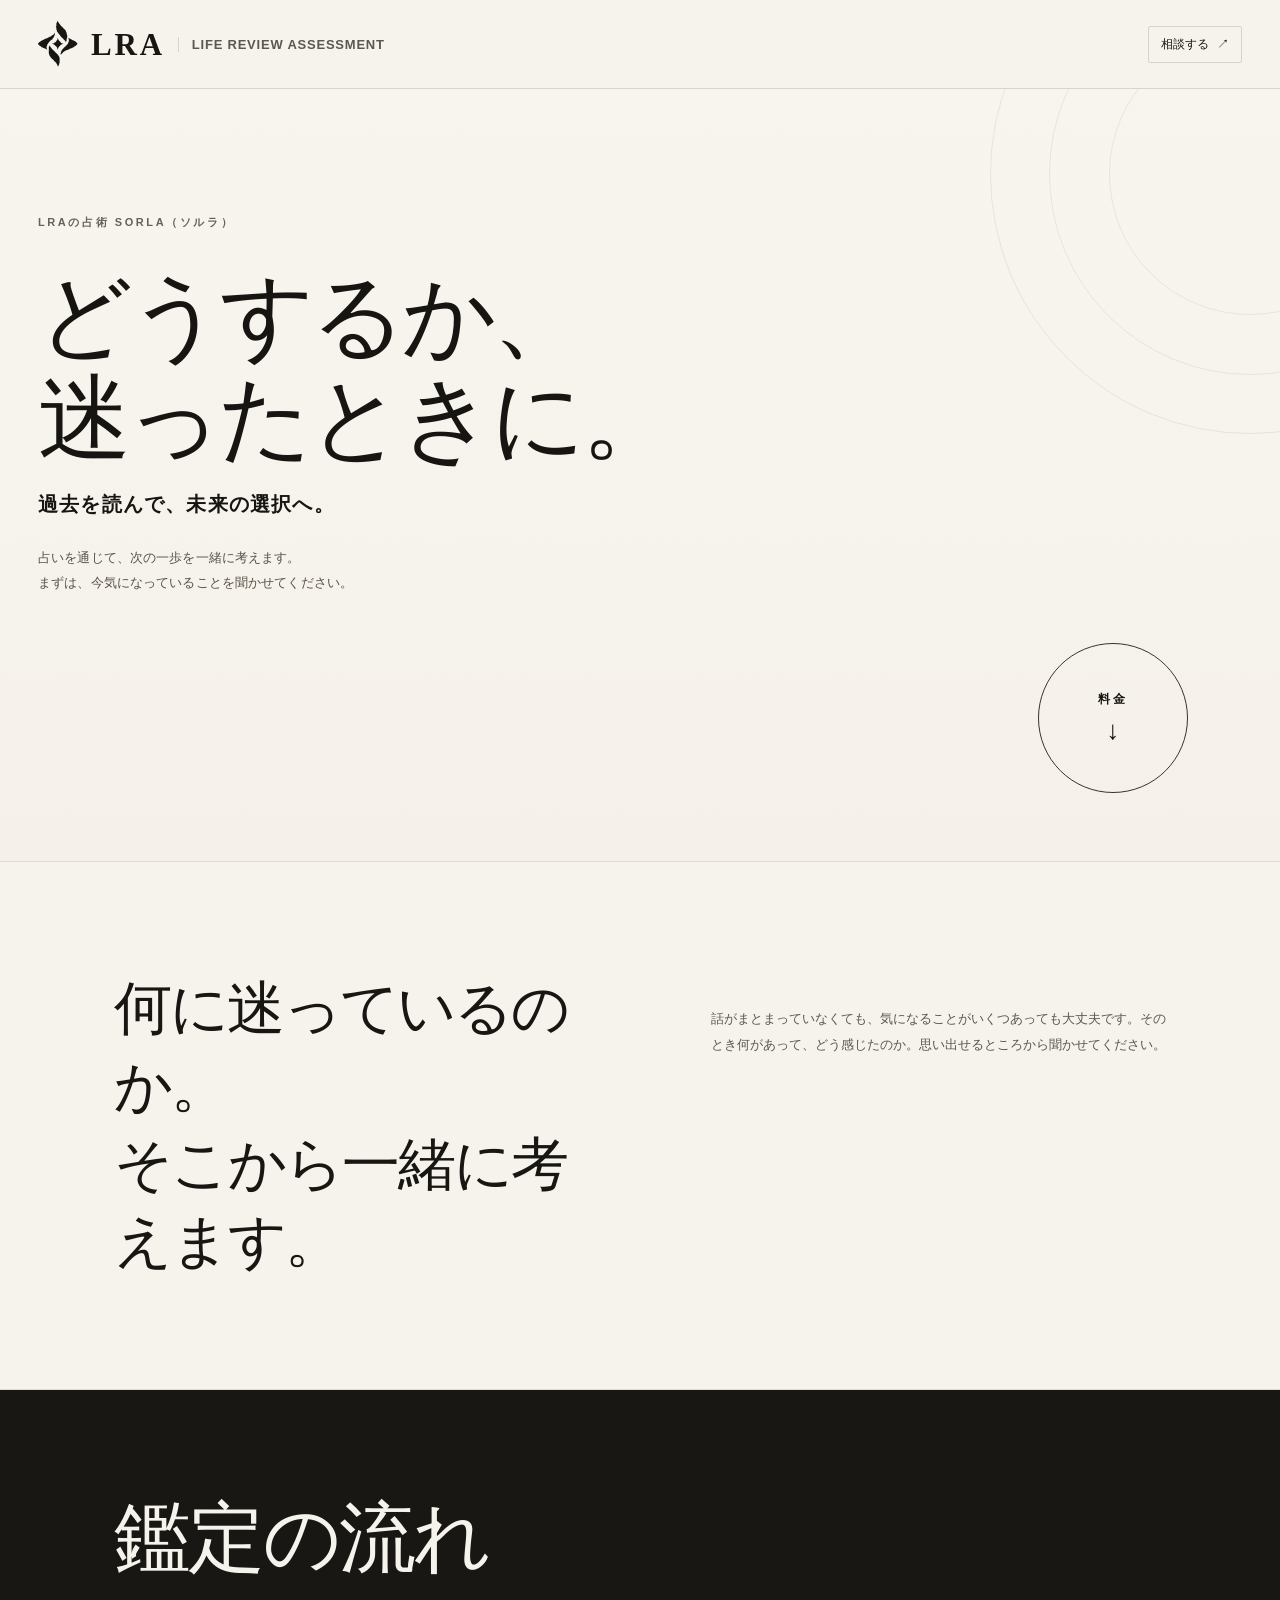
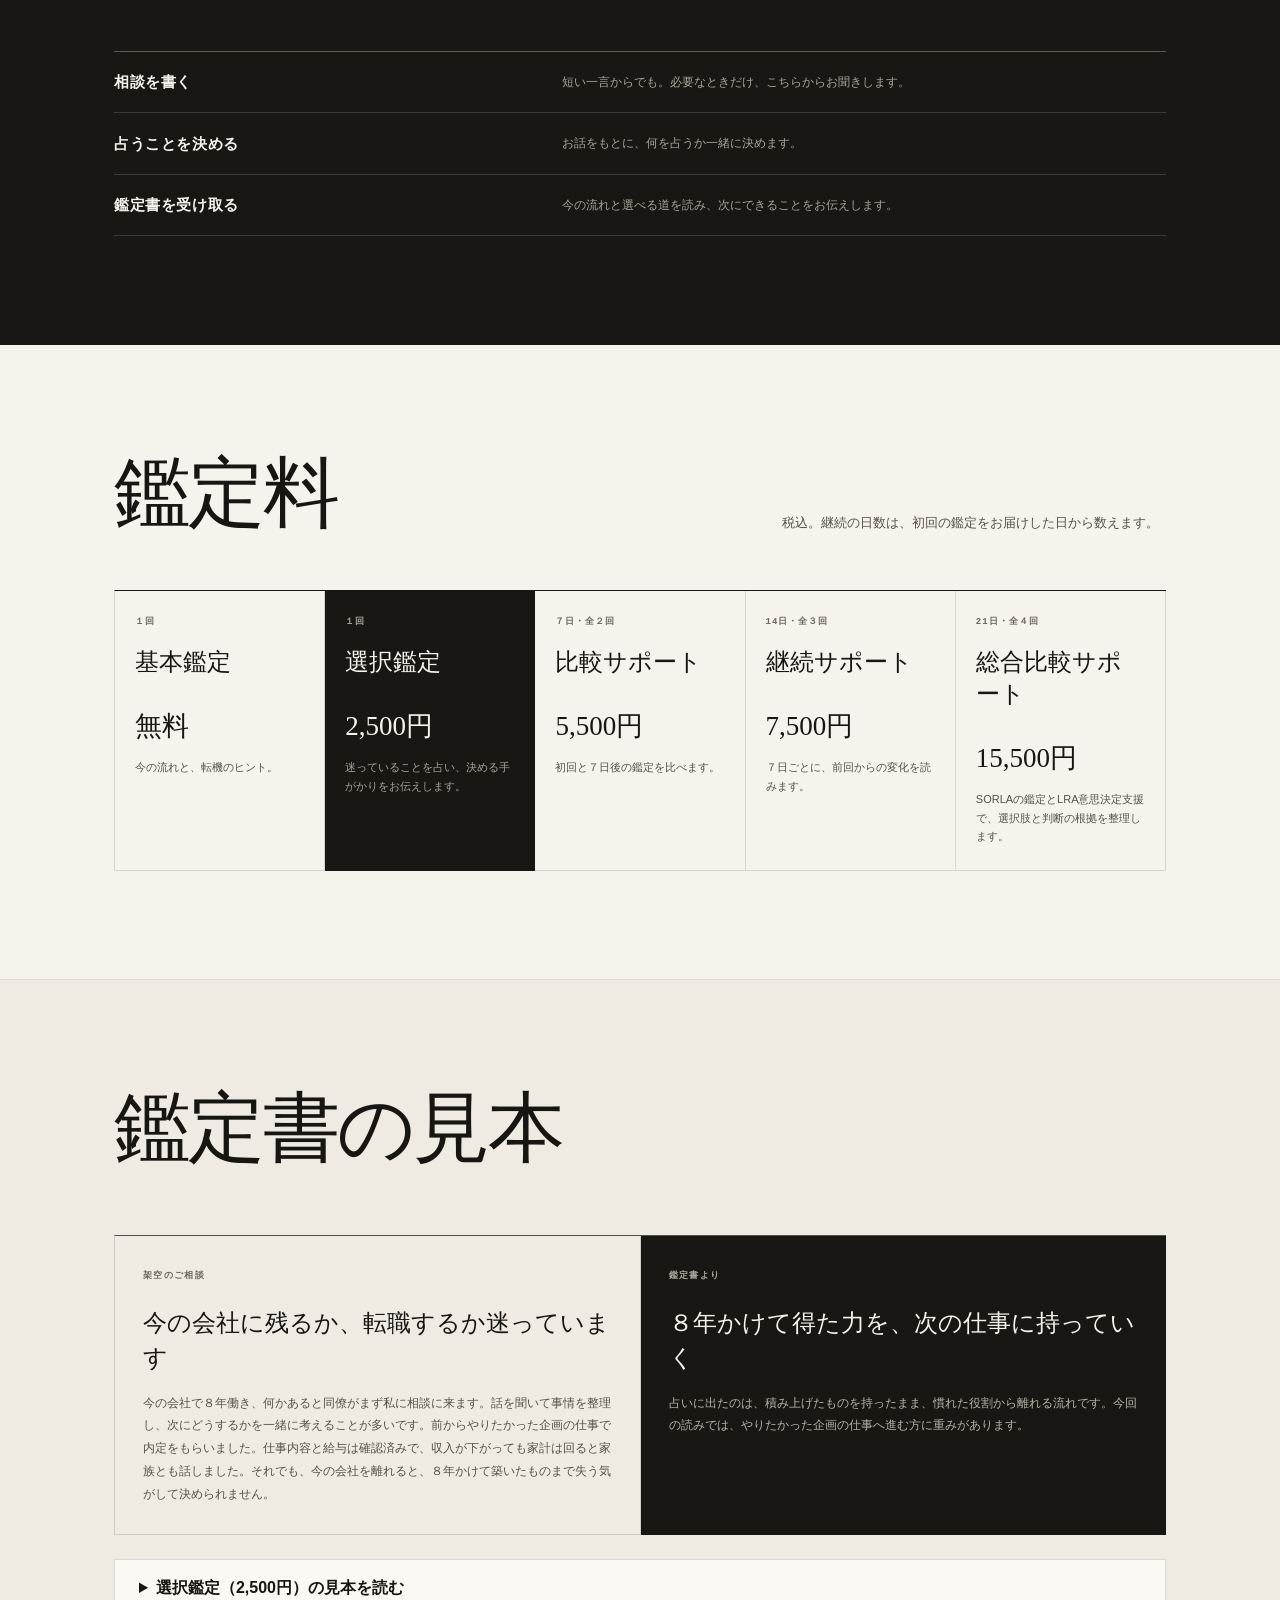
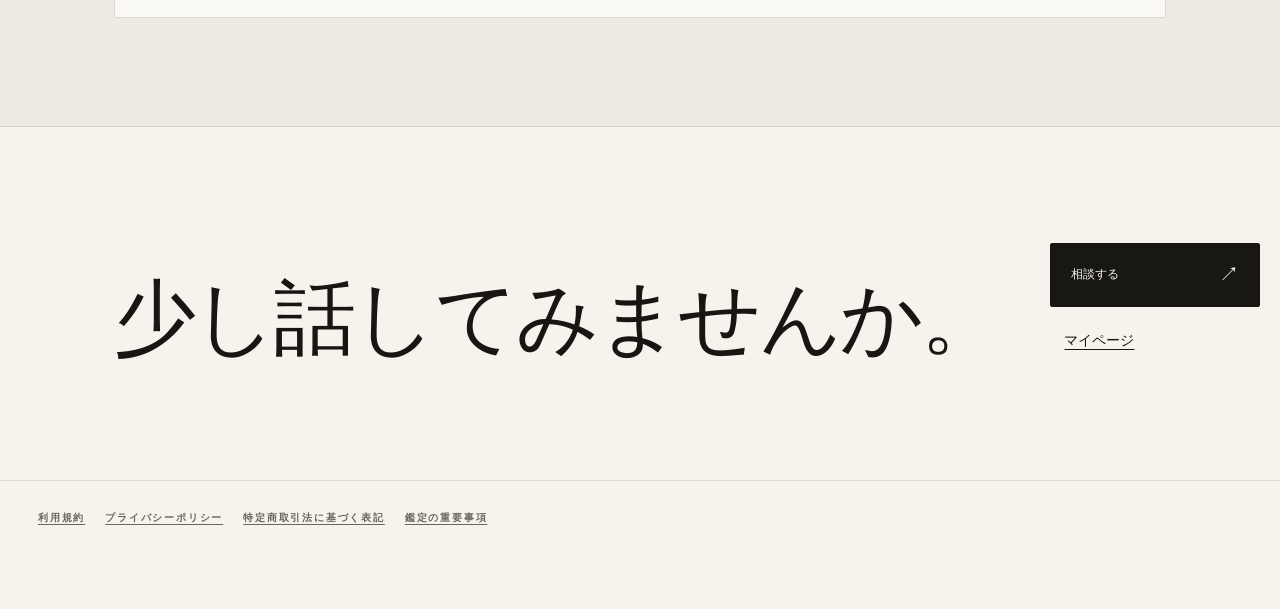
<file: index.html>
<!doctype html>
<html lang="ja">
<head>
  <meta charset="utf-8">
  <meta name="viewport" content="width=device-width, initial-scale=1">
  <meta name="theme-color" content="#f4f2ed">
  <meta name="description" content="LRAの占術、SORLA（ソルラ）。過去を読んで、未来の選択へ。お話を聞き、次の一歩を一緒に考えます。">
  <title>LRA｜SORLA（ソルラ）</title>
  <link rel="stylesheet" href="/sorla/lp-base.css">
  <link rel="stylesheet" href="/sorla/lp-layout.css">
</head>
<body>
<header class="sorla-header">
  <div class="sorla-header-inner">
    <a class="sorla-brand" href="/" aria-label="LRA ライフレビューアセスメント トップ">
      <img src="/sorla/lra-brand-mark.svg" width="74" height="88" alt="">
      <span class="sorla-brand-name">LRA</span>
      <span class="sorla-brand-service">LIFE REVIEW ASSESSMENT</span>
    </a>
    <a class="sorla-top-link" href="https://sorla-intake.noveljoy17.chatgpt.site/intake.html">相談する <span aria-hidden="true">↗</span></a>
  </div>
</header>
<main>
  <section class="cover">
    <div class="cover-rings" aria-hidden="true"></div>
    <div class="cover-inner">
      <div class="cover-copy">
        <p class="cover-kicker">LRAの占術 SORLA（ソルラ）</p>
        <h1>どうするか、<br>迷ったときに。</h1>
        <p class="cover-tagline">過去を読んで、未来の選択へ。</p>
        <div class="cover-intro">
          <p>占いを通じて、次の一歩を一緒に考えます。<br>まずは、今気になっていることを聞かせてください。</p>
        </div>
      </div>
      <a class="plan-orbit" href="#pricing" aria-label="料金を見る"><span>料金</span><i aria-hidden="true">↓</i></a>
    </div>
  </section>

  <section id="about" class="site-section about-section">
    <div class="site-wrap">
      <div class="lra-intro-grid">
        <div><p class="lra-intro-thesis">何に迷っているのか。<br>そこから一緒に考えます。</p></div>
        <div class="lra-intro-copy"><p>話がまとまっていなくても、気になることがいくつあっても大丈夫です。そのとき何があって、どう感じたのか。思い出せるところから聞かせてください。</p></div>
      </div>
    </div>
  </section>

  <section id="flow" class="site-section flow-section">
    <div class="site-wrap">
      <h2>鑑定の流れ</h2>
      <div class="flow-list sorla-flow">
        <div><span>相談を書く</span><small>短い一言からでも。必要なときだけ、こちらからお聞きします。</small></div>
        <div><span>占うことを決める</span><small>お話をもとに、何を占うか一緒に決めます。</small></div>
        <div><span>鑑定書を受け取る</span><small>今の流れと選べる道を読み、次にできることをお伝えします。</small></div>
      </div>
    </div>
  </section>

  <section id="pricing" class="site-section pricing-section">
    <div class="site-wrap">
      <div class="pricing-head"><h2>鑑定料</h2><p>税込。継続の日数は、初回の鑑定をお届けした日から数えます。</p></div>
      <div class="home-pricing">
        <article class="home-plan-card"><div><p class="code">１回</p><h3>基本鑑定</h3><strong>無料</strong><p>今の流れと、転機のヒント。</p></div></article>
        <article class="home-plan-card featured"><div><p class="code">１回</p><h3>選択鑑定</h3><strong>2,500円</strong><p>迷っていることを占い、決める手がかりをお伝えします。</p></div></article>
        <article class="home-plan-card"><div><p class="code">７日・全２回</p><h3>比較サポート</h3><strong>5,500円</strong><p>初回と７日後の鑑定を比べます。</p></div></article>
        <article class="home-plan-card"><div><p class="code">14日・全３回</p><h3>継続サポート</h3><strong>7,500円</strong><p>７日ごとに、前回からの変化を読みます。</p></div></article>
        <article class="home-plan-card"><div><p class="code">21日・全４回</p><h3>総合比較サポート</h3><strong>15,500円</strong><p>SORLAの鑑定とLRA意思決定支援で、選択肢と判断の根拠を整理します。</p></div></article>
      </div>
    </div>
  </section>

  <section id="resultPreview" class="site-section result-preview-section">
    <div class="site-wrap">
      <h2>鑑定書の見本</h2>
      <div class="result-preview-grid">
        <article>
          <span>架空のご相談</span>
          <h3>今の会社に残るか、転職するか迷っています</h3>
          <p>今の会社で８年働き、何かあると同僚がまず私に相談に来ます。話を聞いて事情を整理し、次にどうするかを一緒に考えることが多いです。前からやりたかった企画の仕事で内定をもらいました。仕事内容と給与は確認済みで、収入が下がっても家計は回ると家族とも話しました。それでも、今の会社を離れると、８年かけて築いたものまで失う気がして決められません。</p>
        </article>
        <article class="dark">
          <span>鑑定書より</span>
          <h3>８年かけて得た力を、次の仕事に持っていく</h3>
          <p>占いに出たのは、積み上げたものを持ったまま、慣れた役割から離れる流れです。今回の読みでは、やりたかった企画の仕事へ進む方に重みがあります。</p>
        </article>
      </div>

      <details class="sample-reading">
        <summary>選択鑑定（2,500円）の見本を読む</summary>
        <div class="sample-body">
          <p class="sample-note">架空の相談と、見本用に設定した出目を使っています。</p>

          <section class="sample-part">
            <h3>今回占ったこと</h3>
            <p>内定の条件も、収入が下がった後の暮らしも分かっている。それでも迷うのは、今の会社を離れると「８年かけて築いたものまで失う気がする」からです。そこで、<strong>これまで築いたもののうち、何を持って進み、何を手放す時なのか</strong>を占いました。</p>
          </section>

          <section class="sample-part">
            <h3>出た図形と、そこから読んだこと</h3>
            <dl class="sample-casts">
              <div>
                <dt>ジオマンシー <span>アミッシオ（Amissio）</span></dt>
                <dd>
                  <figure class="sample-figure" aria-label="上から１点、２点、１点、２点">
                    <span aria-hidden="true">●</span>
                    <span aria-hidden="true">● ●</span>
                    <span aria-hidden="true">●</span>
                    <span aria-hidden="true">● ●</span>
                  </figure>
                  <p>アミッシオは「失うもの」に目を向ける図形です。転職するなら、今の職場で最初に頼られる立場を手放します。残るなら、企画の仕事を始める機会を手放します。どちらにも別れがあると読んだので、易には<strong>「ここで役割を変えると、この先の仕事にどんな流れが生まれるか」</strong>と聞きました。</p>
                </dd>
              </div>
              <div>
                <dt>易 <span>沢火革（たくかかく）・九五 → 雷火豊（らいかほう）</span></dt>
                <dd>
                  <p>沢火革の九五は、虎の毛が生え変わり、模様がはっきりする姿にたとえられます。今回は、<strong>これから何の仕事で頼られたいかが、はっきりする時</strong>と読みます。変わった先の雷火豊には、日が真上に来て明るく照らす象があります。やりたい企画の仕事が、内定という形で目の前にある今。その機会に力を注ぐ方に動きが出ています。</p>
                </dd>
              </div>
            </dl>
          </section>

          <section class="sample-part">
            <h3>今回の読みでは、転職する方に重みがあります</h3>
            <p>新しい職場では、相談が最初に集まる立場はいったん手放します。けれど、８年間で磨いた、人の話を聞いて問題を整理する力は、企画の仕事にも持っていけます。そこに、今回の占いが示す役割の変わり目があります。</p>
            <p>返事をする前に、<strong>３年後の自分が「企画の仕事を始めなかったこと」を惜しむ場面と、「今のチームを離れたこと」を惜しむ場面</strong>を、一文ずつ書いてみてください。企画へ進まなかった方が惜しいなら、今回の読みは転職を後押しします。今のチームでどうしても続けたい仕事が具体的に浮かぶなら、その仕事を軸に残る道にも理由があります。</p>
          </section>
        </div>
      </details>
    </div>
  </section>

  <section class="site-section home-cta-section">
    <div class="site-wrap home-cta">
      <div><h2>少し話してみませんか。</h2></div>
      <div class="home-cta-actions"><a class="home-start" href="https://sorla-intake.noveljoy17.chatgpt.site/intake.html">相談する <span aria-hidden="true">↗</span></a><a class="sorla-mypage-link" href="https://sorla-intake.noveljoy17.chatgpt.site/mypage">マイページ</a></div>
    </div>
  </section>
</main>
<footer class="footer">
      <nav class="legal-links" aria-label="利用規約と取引条件">
        <a href="https://sorla-intake.noveljoy17.chatgpt.site/legal#terms">利用規約</a>
        <a href="https://sorla-intake.noveljoy17.chatgpt.site/legal#privacy">プライバシーポリシー</a>
        <a href="https://sorla-intake.noveljoy17.chatgpt.site/legal#commerce">特定商取引法に基づく表記</a>
        <a href="https://sorla-intake.noveljoy17.chatgpt.site/legal#reading">鑑定の重要事項</a>
      </nav>
    </footer>
</body>
</html>
</file>
<file: sorla/lp-base.css>
:root{--paper:#f4f2ed;--ink:#11110f;--muted:#777268;--line:rgba(17,17,15,.18);--card:#faf8f2;--error:#7b2c2c}*{box-sizing:border-box}html{background:var(--paper)}body{margin:0;color:var(--ink);background:var(--paper);font-family:-apple-system,BlinkMacSystemFont,"Hiragino Sans","Yu Gothic",sans-serif;-webkit-font-smoothing:antialiased;overflow-x:hidden}button,input,textarea{font:inherit;color:inherit}.hidden{display:none!important}

/* approved mobile cover — do not redesign */
.cover{position:relative;min-height:calc(100svh - 128px);overflow:hidden;border-bottom:1px solid var(--line);background:radial-gradient(circle at 34% 24%,rgba(255,255,255,.52),transparent 38%),var(--paper)}
.cover:after{content:"";position:absolute;inset:0;pointer-events:none;opacity:.045;background-image:url("data:image/svg+xml,%3Csvg viewBox='0 0 180 180' xmlns='http://www.w3.org/2000/svg'%3E%3Cfilter id='n'%3E%3CfeTurbulence type='fractalNoise' baseFrequency='.9' numOctaves='4' stitchTiles='stitch'/%3E%3C/filter%3E%3Crect width='100%25' height='100%25' filter='url(%23n)' opacity='.42'/%3E%3C/svg%3E");mix-blend-mode:multiply}
.cover-rings{position:absolute;right:-230px;top:-175px;width:520px;height:520px;border:1px solid rgba(17,17,15,.10);border-radius:50%;pointer-events:none}.cover-rings:before,.cover-rings:after{content:"";position:absolute;border:1px solid rgba(17,17,15,.10);border-radius:50%}.cover-rings:before{inset:58px}.cover-rings:after{inset:118px}
.cover-inner{position:relative;z-index:2;min-height:calc(100svh - 128px);padding:82px 38px 155px}
.cover-brand{display:block;width:min(360px,57vw);height:auto;object-fit:contain;object-position:left center;mix-blend-mode:multiply}
.cover-copy{margin-top:136px;max-width:620px}.cover-kicker{margin:0 0 36px;font:600 11px/1.4 -apple-system,BlinkMacSystemFont,"Hiragino Sans","Yu Gothic",sans-serif;letter-spacing:.22em;color:#777268}.cover h1{margin:0;font-family:Georgia,"Yu Mincho","Hiragino Mincho ProN",serif;font-size:clamp(62px,7.5vw,104px);line-height:1.08;font-weight:400;letter-spacing:-.055em}
.plan-orbit{position:absolute;right:7.2vw;bottom:68px;width:158px;height:158px;border:1.25px solid var(--ink);border-radius:50%;background:transparent;display:flex;flex-direction:column;align-items:center;justify-content:center;gap:14px;cursor:pointer;z-index:3;-webkit-tap-highlight-color:transparent}.plan-orbit span{font:600 12px/1 sans-serif;letter-spacing:.22em}.plan-orbit i{font-style:normal;font-size:28px;line-height:1}.plan-orbit:focus-visible{outline:2px solid var(--ink);outline-offset:5px}
.footer{min-height:128px;padding:31px 38px 36px;display:flex;flex-direction:column;justify-content:flex-start;gap:30px;background:var(--paper);font:600 10px/1.2 -apple-system,BlinkMacSystemFont,"Hiragino Sans","Yu Gothic",sans-serif;letter-spacing:.18em;color:#777268}.footer nav{display:flex;gap:28px}.footer a{color:inherit;text-decoration:none}.version{display:none}

/* application / plan screens */
.app-wrap{max-width:1120px;margin:auto;padding:72px 5vw 100px}.eyebrow,.micro{font-size:10px;letter-spacing:.12em;color:var(--muted)}.display{font:400 clamp(46px,7vw,92px)/1.05 Georgia,"Yu Mincho",serif;letter-spacing:-.045em;margin:16px 0 34px}.lead{font-size:15px;line-height:1.95;color:#514c45;max-width:720px}.btn{border:1px solid var(--ink);background:transparent;padding:14px 18px;min-height:52px;cursor:pointer;border-radius:2px;-webkit-tap-highlight-color:transparent}.btn:focus-visible{outline:2px solid var(--ink);outline-offset:3px}.btn.dark{background:var(--ink);color:var(--paper)}.btn:disabled{opacity:.35;cursor:not-allowed}.actions{display:flex;gap:10px;flex-wrap:wrap;margin-top:28px}.plan-grid{border-top:1px solid var(--ink)}.plan-card{display:grid;grid-template-columns:1fr 220px;gap:25px;padding:24px 0;border-bottom:1px solid var(--line)}.plan-card h3{font:400 30px Georgia,"Yu Mincho",serif;margin:7px 0}.plan-card p,.muted{color:var(--muted)}.plan-code{font:600 10px ui-monospace,monospace;letter-spacing:.1em}.plan-action{text-align:right}.plan-action strong{display:block;font:400 28px Georgia,serif;margin-bottom:14px}.app{max-width:820px;margin:auto}.card{border-top:1px solid var(--ink);padding-top:32px}.card h2{font:400 clamp(28px,5vw,48px)/1.4 Georgia,"Yu Mincho",serif}.meta-line{padding:12px 0;border-bottom:1px solid var(--line);font-size:12px;display:flex;justify-content:space-between;gap:20px}.consent{display:flex;gap:12px;align-items:flex-start;margin-top:24px;padding:16px;border:1px solid var(--line);background:rgba(255,255,255,.28);font-size:13px;line-height:1.75}.consent input{width:20px;height:20px;flex:0 0 auto;margin-top:2px}.assessment-head{display:flex;justify-content:space-between;align-items:center}.progress{height:2px;background:var(--line);margin:13px 0 36px}.progress i{display:block;background:var(--ink);height:2px}.question{font:600 clamp(22px,3.4vw,34px)/1.65 -apple-system,BlinkMacSystemFont,"Hiragino Sans","Yu Gothic",sans-serif;letter-spacing:0;margin:14px 0 10px}.choice-list{display:grid;gap:8px;margin-top:24px}.choice,.multi{display:flex;gap:15px;align-items:center;width:100%;padding:16px;border:1px solid var(--line);background:var(--card);text-align:left;cursor:pointer;min-height:58px;line-height:1.55;border-radius:2px;-webkit-tap-highlight-color:transparent}.choice:focus-visible,.multi:focus-within{outline:2px solid var(--ink);outline-offset:2px}.choice span{width:30px;font-family:ui-monospace,monospace}.choice.selected{border-color:var(--ink);background:#ece8df}.text-field{width:100%;padding:16px;border:1px solid var(--line);background:var(--card);min-height:58px;resize:vertical;margin-top:24px;font-size:16px;line-height:1.75;border-radius:2px}.text-field:focus{outline:2px solid var(--ink);outline-offset:2px}.sync{font-size:11px;color:var(--muted);margin-top:16px;line-height:1.6}.sync.bad{color:var(--error)}.review-grid{display:grid;grid-template-columns:repeat(2,1fr);border-top:1px solid var(--line);margin-top:25px}.review-grid div{padding:18px;border-bottom:1px solid var(--line);display:flex;justify-content:space-between}.result-section{padding:20px 0;border-top:1px solid var(--line)}.result-section span{font-size:10px;color:var(--muted);letter-spacing:.08em}.result-section p{font-size:15px;line-height:1.95;white-space:pre-wrap}.error-text{color:var(--error)}.notice{padding:14px 0;border-top:1px solid var(--line);border-bottom:1px solid var(--line);font-size:11px;color:var(--muted);line-height:1.8;margin-top:28px}.options-panel{margin-top:38px;border-top:1px solid var(--ink);padding-top:22px}.options-panel h3{font:400 28px Georgia,"Yu Mincho",serif;margin:8px 0 18px}.option-row{display:flex;justify-content:space-between;gap:20px;padding:13px 0;border-bottom:1px solid var(--line);font-size:13px}.option-row b{white-space:nowrap}

@media(max-width:760px){.cover{min-height:calc(100svh - 126px)}.cover-inner{min-height:calc(100svh - 126px);padding:84px 24px 156px}.cover-rings{width:390px;height:390px;right:-210px;top:-102px}.cover-rings:before{inset:47px}.cover-rings:after{inset:96px}.cover-brand{width:215px;max-width:64vw}.cover-copy{margin-top:118px}.cover-kicker{font-size:10px;letter-spacing:.20em;margin-bottom:29px}.cover h1{font-size:clamp(54px,15vw,72px);line-height:1.12}.plan-orbit{width:120px;height:120px;right:23px;bottom:53px;gap:11px}.plan-orbit span{font-size:10px}.plan-orbit i{font-size:25px}.footer{min-height:126px;padding:27px 24px 31px;gap:27px}.footer nav{gap:25px}.app-wrap{padding:56px 20px 86px}.display{font-size:48px}.plan-card{grid-template-columns:1fr}.plan-action{text-align:left}.review-grid{grid-template-columns:1fr}}

@media(max-width:380px){.cover-inner{padding-left:20px;padding-right:20px}.cover-copy{margin-top:100px}.cover h1{font-size:52px}.plan-orbit{right:18px;width:112px;height:112px}}

/* home sections below the approved cover — preserve this structure */
.site-wrap{max-width:1180px;margin:0 auto;padding:0 5vw}.site-section{padding:108px 0;border-bottom:1px solid var(--line)}.site-kicker{margin:0 0 22px;font:600 10px/1.4 -apple-system,BlinkMacSystemFont,"Hiragino Sans","Yu Gothic",sans-serif;letter-spacing:.22em;color:var(--muted)}.site-kicker.light{color:#9b958a}.site-section h2{font:400 clamp(42px,6vw,78px)/1.08 Georgia,"Yu Mincho","Hiragino Mincho ProN",serif;letter-spacing:-.045em;margin:0}.site-section-head{display:grid;grid-template-columns:1.2fr .8fr;gap:8vw;align-items:end}.site-section-head>p,.pricing-head>p{font-size:13px;line-height:2;color:#5c574f;margin:0}.site-steps{display:grid;grid-template-columns:repeat(4,1fr);margin-top:72px;border-top:1px solid var(--ink)}.site-steps article{padding:24px 20px 24px 0;border-bottom:1px solid var(--line)}.site-steps article+article{padding-left:20px;border-left:1px solid var(--line)}.site-steps span{font:400 14px Georgia,serif;color:var(--muted)}.site-steps h3{font:500 18px/1.5 Georgia,"Yu Mincho",serif;margin:22px 0 12px}.site-steps p{font-size:12px;line-height:1.9;color:#5c574f;margin:0}
.flow-section{background:var(--ink);color:var(--paper)}.flow-section h2{max-width:820px}.flow-list{margin-top:70px;border-top:1px solid #555047}.flow-list div{display:grid;grid-template-columns:60px 1fr 1fr;gap:20px;padding:20px 0;border-bottom:1px solid #3e3b36;align-items:center}.flow-list b{font:400 15px Georgia,serif;color:#8f897f}.flow-list span{font:600 11px/1.3 sans-serif;letter-spacing:.14em}.flow-list small{font-size:12px;color:#aaa49a}
.pricing-head{display:grid;grid-template-columns:1fr .65fr;gap:6vw;align-items:end;margin-bottom:54px}.home-pricing{display:grid;grid-template-columns:repeat(5,1fr);border-top:1px solid var(--ink);border-left:1px solid var(--line)}.home-plan-card{position:relative;min-height:330px;padding:24px 20px;border-right:1px solid var(--line);border-bottom:1px solid var(--line);display:flex;flex-direction:column;justify-content:space-between}.home-plan-card.featured{background:var(--ink);color:var(--paper)}.home-plan-card .recommended{position:absolute;right:15px;top:15px;font-size:8px;letter-spacing:.12em;color:#aba59b}.home-plan-card .code{font:600 9px ui-monospace,monospace;letter-spacing:.11em;color:var(--muted)}.home-plan-card.featured .code,.home-plan-card.featured p{color:#aaa49a}.home-plan-card h3{font:400 24px Georgia,"Yu Mincho",serif;margin:18px 0 6px}.home-plan-card p{font-size:11px;line-height:1.7;color:#5c574f;margin:0}.home-plan-card strong{display:block;font:400 27px Georgia,serif;margin:30px 0 14px}.home-plan-card button{width:100%;min-height:48px;border:1px solid currentColor;background:transparent;color:inherit;cursor:pointer}.home-plan-card.featured button{border-color:#f4f2ed}.home-plan-card button:disabled{opacity:.38;cursor:not-allowed}.home-options{display:grid;grid-template-columns:.65fr 1.35fr;gap:5vw;margin-top:56px;padding-top:28px;border-top:1px solid var(--ink)}.home-options h3{font:400 27px Georgia,"Yu Mincho",serif;margin:8px 0}.home-option-rows>div{display:flex;justify-content:space-between;gap:20px;padding:14px 0;border-bottom:1px solid var(--line);font-size:12px}.home-option-rows b{white-space:nowrap}
.result-preview-section{background:#eeeae2}.result-preview-section> .site-wrap>h2{max-width:860px}.result-preview-grid{display:grid;grid-template-columns:repeat(2,1fr);margin-top:64px;border-top:1px solid var(--ink);border-left:1px solid var(--line)}.result-preview-grid article{min-height:260px;padding:28px;border-right:1px solid var(--line);border-bottom:1px solid var(--line)}.result-preview-grid article.dark{background:var(--ink);color:var(--paper)}.result-preview-grid span{font:600 9px/1.3 sans-serif;letter-spacing:.15em;color:var(--muted)}.result-preview-grid article.dark span{color:#aaa49a}.result-preview-grid h3{font:400 24px Georgia,"Yu Mincho",serif;line-height:1.45;margin:24px 0 16px}.result-preview-grid p{font-size:12px;line-height:1.9;color:#5c574f;margin:0}.result-preview-grid article.dark p{color:#b9b3aa}
.home-cta-section{padding:116px 0}.home-cta{display:flex;justify-content:space-between;gap:50px;align-items:flex-end}.home-cta h2{font-size:clamp(46px,6.4vw,82px)}.home-start{min-width:210px;min-height:64px;border:1px solid var(--ink);background:var(--ink);color:var(--paper);display:flex;align-items:center;justify-content:space-between;padding:0 20px;font-size:12px;cursor:pointer}.home-start span{font-size:20px}

@media(max-width:980px){.home-pricing{grid-template-columns:repeat(2,1fr)}.home-plan-card:last-child{grid-column:1/-1}.site-steps{grid-template-columns:repeat(2,1fr)}.site-steps article:nth-child(3){border-left:0}.site-section-head,.pricing-head{grid-template-columns:1fr;gap:32px}.home-options{grid-template-columns:1fr;gap:20px}}
@media(max-width:760px){.site-section{padding:84px 0}.site-wrap{padding:0 22px}.site-section h2{font-size:clamp(42px,12vw,62px)}.site-steps{grid-template-columns:1fr;margin-top:52px}.site-steps article+article{padding-left:0;border-left:0}.flow-list{margin-top:50px}.flow-list div{grid-template-columns:42px 1fr}.flow-list small{grid-column:2}.home-pricing{grid-template-columns:1fr;border-left:0}.home-plan-card:last-child{grid-column:auto}.home-plan-card{min-height:0;padding:24px 0}.home-options{margin-top:44px}.result-preview-grid{grid-template-columns:1fr;border-left:0}.result-preview-grid article{min-height:0;padding:26px 0}.result-preview-grid article.dark{padding:26px 20px}.home-cta{align-items:flex-start;flex-direction:column}.home-start{width:100%}}

/* VISUAL ONLY LOCK — reassurance + refined premium */
:root{--paper:#f6f3ed;--ink:#171613;--muted:#6c675f;--line:rgba(23,22,19,.14);--card:#fbf9f4}
html,body{background:var(--paper)}
body{color:var(--ink);text-rendering:optimizeLegibility}
.cover{background:linear-gradient(180deg,#f8f5ef 0%,#f5f1ea 100%);border-bottom-color:rgba(23,22,19,.11)}
.cover:after{opacity:.018;mix-blend-mode:normal}
.cover-rings{border-color:rgba(23,22,19,.075)}
.cover-rings:before,.cover-rings:after{border-color:rgba(23,22,19,.07)}
.cover-brand{gap:13px!important;opacity:1!important;filter:none!important;mix-blend-mode:normal!important;color:var(--ink)!important;transform:translateZ(0)}
.cover-brand-mark{width:59px!important;height:70px!important;shape-rendering:geometricPrecision;overflow:visible}
.cover-brand-word{font-size:36px!important;line-height:.94!important;font-weight:600!important;letter-spacing:.105em!important;color:var(--ink)!important;-webkit-font-smoothing:auto;text-rendering:geometricPrecision}
.cover-brand-caption{margin-top:7px!important;font-size:9.25px!important;line-height:1.05!important;font-weight:650!important;letter-spacing:.175em!important;color:#34312c!important;-webkit-font-smoothing:auto;text-rendering:geometricPrecision}
.cover-copy{margin-top:128px}
.cover-kicker{color:#6a655d;letter-spacing:.235em;font-weight:600}
.cover h1{letter-spacing:-.043em;line-height:1.085;text-wrap:balance}
.plan-orbit{border-width:1px;border-color:rgba(23,22,19,.86);width:150px;height:150px;gap:12px}
.plan-orbit span{font-weight:650;letter-spacing:.21em}.plan-orbit i{font-size:26px}
.footer{color:#6a655d;border-top:0}
.site-section{border-bottom-color:rgba(23,22,19,.11)}
.site-kicker,.eyebrow,.micro{color:#6a655d;letter-spacing:.19em}
.site-section h2,.display,.card h2{letter-spacing:-.035em}
.site-section-head>p,.pricing-head>p,.site-steps p,.home-plan-card p,.result-preview-grid p,.lead{color:#555149}
.site-steps,.plan-grid,.options-panel,.home-options,.result-preview-grid{border-top-color:rgba(23,22,19,.72)}
.flow-section,.home-plan-card.featured,.result-preview-grid article.dark,.home-start,.btn.dark{background:#181714}
.flow-list{border-top-color:#5b564e}.flow-list div{border-bottom-color:#3d3933}
.result-preview-section{background:#efebe3}
.home-plan-card,.result-preview-grid article,.choice,.multi,.text-field,.consent,.meta-line,.option-row,.home-option-rows>div,.review-grid div,.result-section{border-color:rgba(23,22,19,.13)}
.choice,.multi,.text-field{background:#fcfaf6;border-radius:3px}
.choice.selected{background:#eee9e0;border-color:rgba(23,22,19,.72)}
.consent{background:rgba(255,255,255,.34);border-radius:3px}
.btn,.home-plan-card button,.home-start{border-width:1px;border-radius:2px}
.card{border-top-color:rgba(23,22,19,.72)}

@media(max-width:760px){
  .cover-inner{padding-top:80px;padding-left:24px;padding-right:24px}
  .cover-rings{width:382px;height:382px;right:-206px;top:-104px}
  .cover-rings:before{inset:48px}.cover-rings:after{inset:98px}
  .cover-brand{gap:12px!important}
  .cover-brand-mark{width:57px!important;height:68px!important}
  .cover-brand-word{font-size:35px!important;letter-spacing:.10em!important}
  .cover-brand-caption{font-size:9px!important;letter-spacing:.17em!important}
  .cover-copy{margin-top:112px}
  .cover-kicker{margin-bottom:27px;letter-spacing:.21em}
  .cover h1{line-height:1.10;letter-spacing:-.04em}
  .plan-orbit{width:116px;height:116px;right:24px;bottom:54px;gap:10px}
  .plan-orbit span{font-size:9.5px}.plan-orbit i{font-size:23px}
  .footer{color:#6a655d}
  .site-section{padding:88px 0}
  .site-wrap{padding-left:24px;padding-right:24px}
  .site-section h2{letter-spacing:-.033em;line-height:1.10}
  .home-plan-card{padding-top:27px;padding-bottom:27px}
  .result-preview-grid article{padding-top:29px;padding-bottom:29px}
  .result-preview-grid article.dark{padding:29px 22px}
  .app-wrap{padding-left:22px;padding-right:22px}
  .question{line-height:1.58}
}

@media(max-width:380px){
  .cover-brand-mark{width:54px!important;height:64px!important}
  .cover-brand-word{font-size:33px!important}
  .cover-brand-caption{font-size:8.5px!important}
  .cover-copy{margin-top:102px}
  .plan-orbit{width:110px;height:110px;right:18px}
}

/* high-fidelity logo mark: use approved artwork-derived vector, not coarse inline path */
.cover-brand-mark{background:url("./lra-brand-mark.svg") center/contain no-repeat!important}
.cover-brand-mark path{display:none!important}
.cover-brand-caption{font-family:Georgia,"Times New Roman",serif!important;font-weight:600!important;letter-spacing:.14em!important}


.footer nav.legal-links { flex-wrap:wrap; gap:10px 20px; }
.footer nav.legal-links a { text-decoration:underline; text-underline-offset:3px; }
</file>
<file: sorla/lp-layout.css>
.mobile-break{display:none}
    .cover h1,.site-section h2{word-break:keep-all;overflow-wrap:normal}
    .cover-intro{max-width:560px;margin-top:28px;padding-right:150px;color:#5c574f;font-size:13px;line-height:1.9;letter-spacing:.01em}
    .cover-intro p{margin:0}.cover-intro p+p{margin-top:1px}
    .lra-intro-grid{display:grid;grid-template-columns:1fr .92fr;gap:8vw;align-items:start}
    .lra-intro-thesis{font:400 clamp(34px,4.5vw,58px)/1.35 Georgia,"Yu Mincho","Hiragino Mincho ProN",serif;letter-spacing:-.035em;margin:0}
    .lra-intro-copy{padding-top:36px}
    .lra-intro-copy p{font-size:13px;line-height:2;color:#5c574f;margin:0 0 22px}
    .lra-intro-copy strong{font-weight:600;color:#171613}
    .lra-intro-decision{margin-top:74px;padding:0;max-width:920px}
    .lra-intro-decision:before{content:"";display:block;width:72px;height:1px;background:#171613;margin-bottom:38px}
    .lra-intro-decision p{font:400 clamp(34px,5vw,62px)/1.35 Georgia,"Yu Mincho","Hiragino Mincho ProN",serif;letter-spacing:-.04em;margin:0}
    .lra-intro-decision small{display:block;margin-top:24px;font-size:13px;line-height:1.9;color:#5c574f}
    .home-cta-actions{display:grid;gap:10px;min-width:210px}
    .home-resume{min-height:58px;border:1px solid #171613;background:transparent;color:#171613;display:flex;align-items:center;justify-content:space-between;padding:0 20px;font-size:12px;cursor:pointer}
    .home-resume span{font-size:20px}
    @media(max-width:760px){
      .cover-inner{padding-bottom:235px}
      .plan-orbit{right:24px;bottom:42px;width:112px;height:112px}
      .mobile-break{display:inline}
      .cover h1{font-size:clamp(50px,14vw,64px)!important;line-height:1.10!important}
      .cover-intro{width:100%;max-width:340px;margin-top:22px;padding-right:0;font-size:11.5px;line-height:1.8}
      .site-section{padding:72px 0}
      .site-section h2{font-size:clamp(36px,9vw,44px)!important;line-height:1.16!important;word-break:normal;line-break:strict;overflow-wrap:normal}
      .site-steps{margin-top:56px}
      .flow-list{margin-top:52px}
      .pricing-head{margin-bottom:46px}
      .home-options{margin-top:46px;padding-top:24px}
      .pricing-section{padding-bottom:62px}
      .result-preview-section{padding-top:62px;padding-bottom:72px}
      .result-preview-section>.site-wrap>h2{font-size:clamp(36px,8.7vw,42px)!important;line-height:1.18!important;max-width:100%}
      .result-preview-grid{margin-top:46px}
      .result-preview-grid article{min-height:0;padding-top:34px;padding-bottom:34px}
      .lra-intro-grid{grid-template-columns:1fr;gap:28px}.lra-intro-copy{padding-top:0}.lra-intro-thesis{font-size:clamp(32px,9vw,44px);line-height:1.42}.lra-intro-decision{margin-top:54px}.lra-intro-decision:before{width:54px;margin-bottom:30px}.lra-intro-decision p{font-size:clamp(34px,9vw,46px);line-height:1.45}
      .home-pricing,.result-preview-grid,.site-steps{border-left:0!important;border-right:0!important}
      .home-plan-card,.result-preview-grid article,.site-steps article,.site-steps article+article{border-left:0!important;border-right:0!important}
      .home-plan-card.featured,.result-preview-grid article.dark{width:auto!important;margin-left:-24px!important;margin-right:-24px!important;padding-left:24px!important;padding-right:24px!important;border-left:0!important;border-right:0!important;border-radius:0!important;background:#181714!important;box-shadow:none!important}
      .flow-section{background:#181714!important}
      .home-cta-section{padding:76px 0}
      .home-cta-actions{width:100%;min-width:0}.home-resume{width:100%}
    }

a.plan-orbit, a.home-start { text-decoration: none; }

.sorla-header {
  background: var(--paper);
  border-bottom: 1px solid var(--line);
  color: var(--ink);
}
.sorla-header-inner {
  display: flex;
  align-items: center;
  justify-content: space-between;
  gap: 12px;
  min-height: 88px;
  padding: 0 38px;
}
.sorla-brand {
  display: inline-flex;
  align-items: center;
  gap: 13px;
  color: inherit;
  text-decoration: none;
  white-space: nowrap;
}
.sorla-brand img {
  display: block;
  flex: none;
  width: 40px;
  height: auto;
}
.sorla-brand-name {
  font: 600 31px/1 Georgia, "Yu Mincho", serif;
  letter-spacing: .09em;
}
.sorla-brand-service {
  padding-inline-start: 13px;
  border-inline-start: 1px solid var(--line);
  color: #5c574f;
  font-size: 13px;
  font-weight: 600;
  letter-spacing: .06em;
}
.sorla-top-link {
  display: inline-flex;
  align-items: center;
  gap: 8px;
  padding: 9px 12px;
  border: 1px solid var(--line);
  border-radius: 2px;
  color: var(--ink);
  font-size: 12px;
  text-decoration: none;
  white-space: nowrap;
}
.cover-inner {
  mix-blend-mode: multiply;
  padding-top: clamp(70px, 10vw, 126px);
}
.cover-copy { max-width: 765px; margin-top: 0; }
.cover-tagline {
  margin: 22px 0 0;
  color: var(--ink);
  font-size: clamp(15px, 1.7vw, 20px);
  font-weight: 600;
  letter-spacing: .06em;
}
.cover h1 { font-size: clamp(46px, 7.3vw, 94px); }
.cover-intro { padding-right: 0; max-width: 100%; }
.cover-intro p { max-width: 40em; }
a.plan-orbit { color: var(--ink); }
.sorla-flow div { grid-template-columns: minmax(180px, .85fr) 1.2fr; }
.sorla-flow span { font-size: 15px; letter-spacing: .04em; }
.sorla-flow small { line-height: 1.7; }
.home-plan-card { min-height: 225px; }
.home-plan-card h3 { overflow-wrap: anywhere; }
.sorla-trial-note { color: #555149; margin-top: 18px; font-size: 13px; }
a:focus-visible { outline: 2px solid #725794; outline-offset: 4px; }
@media (max-width: 760px) {
  .cover h1 { font-size: clamp(34px, 9.5vw, 60px) !important; }
  .sorla-header-inner { min-height: 74px; padding-inline: 24px; }
  .sorla-brand { gap: 8px; }
  .sorla-brand img { width: 30px; }
  .sorla-brand-name { font-size: 23px; }
  .sorla-brand-service { padding-inline-start: 8px; font-size: 11px; letter-spacing: 0; }
  .sorla-top-link { gap: 4px; padding: 8px; font-size: 11px; }
  .cover-inner { padding-top: 76px; }
  .sorla-flow div { grid-template-columns: 1fr; gap: 6px; }
  .sorla-flow small { grid-column: 1; }
  .home-plan-card { min-height: 0; }
}


@media (max-width: 380px) {
  .sorla-header-inner { gap: 8px; padding-inline: 16px; }
  .sorla-brand { gap: 6px; }
  .sorla-brand img { width: 24px; }
  .sorla-brand-name { font-size: 20px; }
  .sorla-brand-service { padding-inline-start: 6px; font-size: 9px; }
  .sorla-top-link { padding-inline: 6px; font-size: 10px; }
  .sorla-top-link span { display: none; }
}

.sample-reading {
  margin-top: 24px;
  border: 1px solid var(--line);
  background: var(--card);
}
.sample-reading summary {
  padding: 18px 24px;
  color: var(--ink);
  cursor: pointer;
  font-weight: 600;
}
.sample-reading summary:focus-visible {
  outline: 2px solid #725794;
  outline-offset: 3px;
}
.sample-body {
  display: grid;
  gap: 22px;
  max-width: 830px;
  padding: 0 24px 28px;
}
.sample-body p { margin: 0; line-height: 1.85; }
.sample-note { color: #555149; font-size: 12px; }
.sample-part { padding-top: 17px; border-top: 1px solid var(--line); }
.sample-part h3 { margin: 0 0 10px; font: 500 20px/1.45 Georgia, "Yu Mincho", serif; }
.sample-casts { margin: 0; }
.sample-casts > div + div { margin-top: 18px; }
.sample-casts dt { margin-bottom: 7px; font-weight: 600; }
.sample-casts dt span { margin-inline-start: 6px; }
.sample-casts dd { display: flex; align-items: flex-start; gap: 16px; margin: 0; }
.sample-figure {
  display: grid;
  flex: 0 0 49px;
  gap: 2px;
  justify-items: center;
  margin: 0;
  padding: 7px 3px;
  border: 1px solid var(--line);
  font-size: 9px;
  line-height: 1.2;
}
@media (max-width: 600px) {
  .sample-reading summary { padding: 15px 13px; }
  .sample-body { padding: 0 13px 21px; }
  .sample-casts dd { gap: 10px; }
}

.sample-part > p + p { margin-top: 12px; }
.sorla-mypage-link { display:inline-block; margin:14px; color:inherit; text-underline-offset:4px; font-size:.9rem; }
</file>
